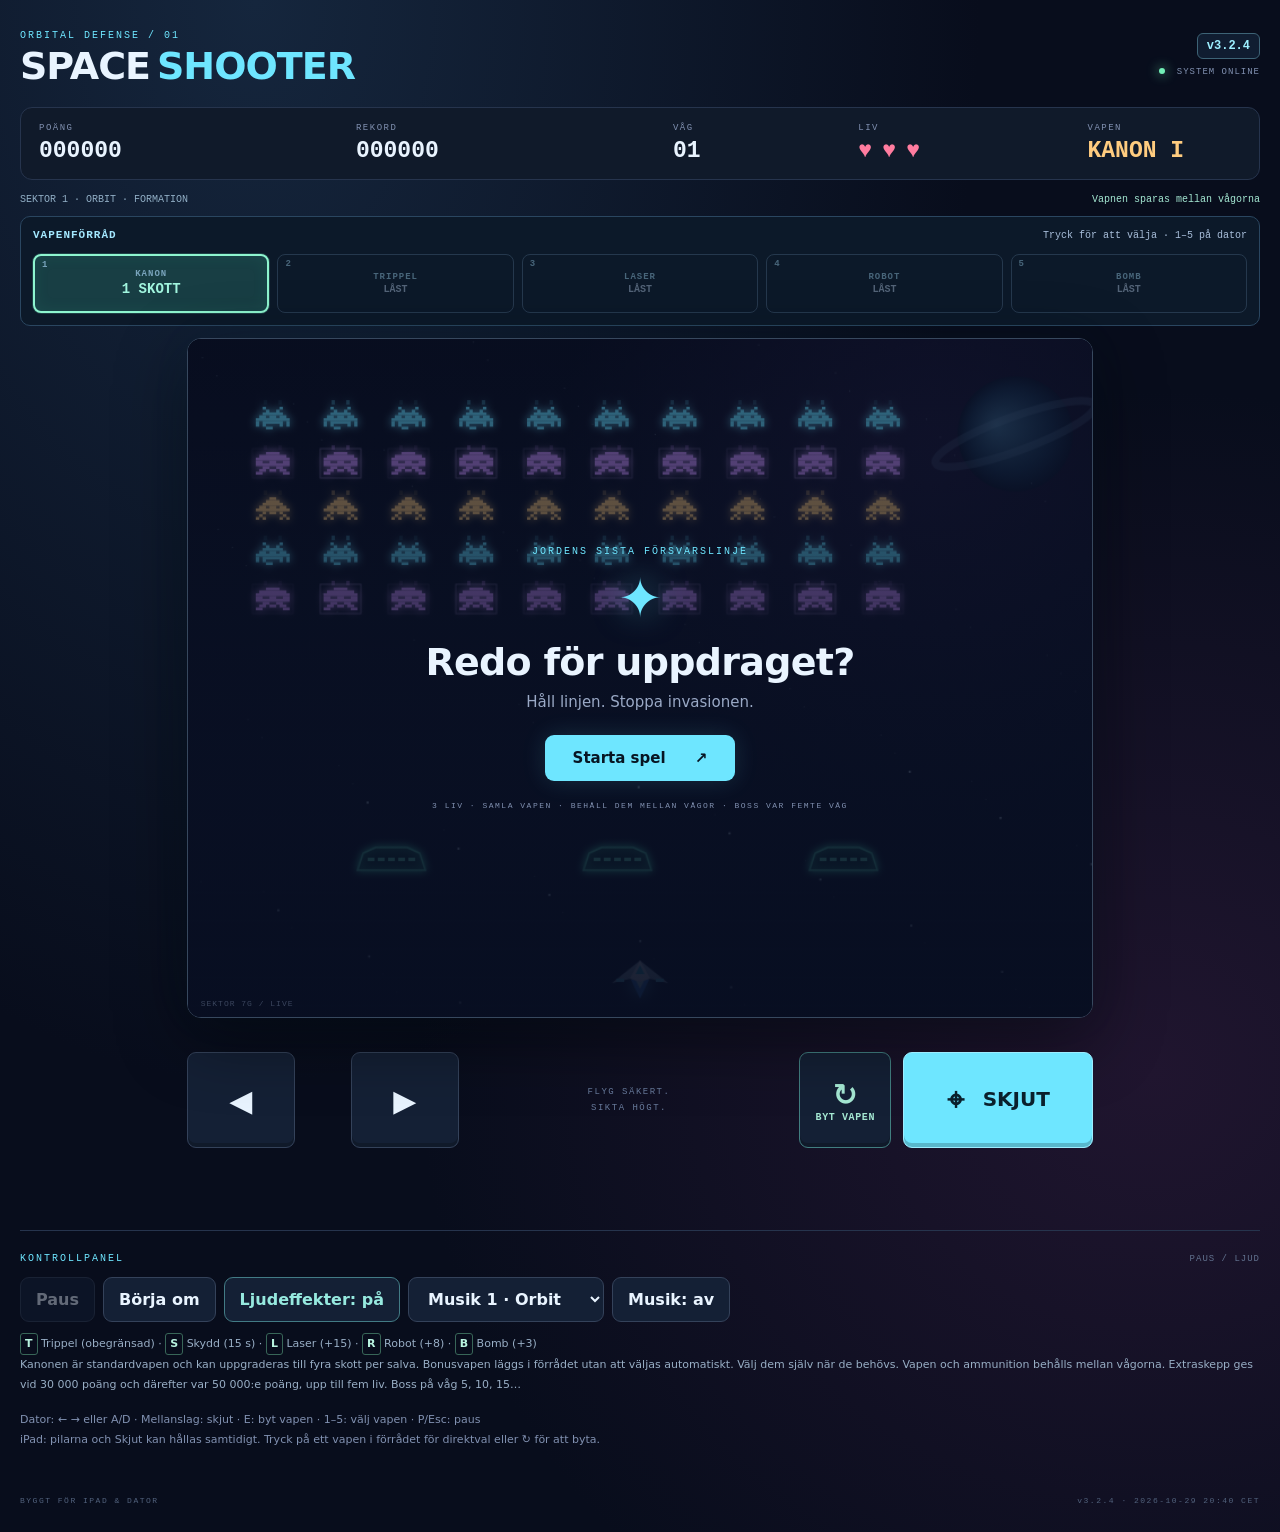
<file: index.html>
<!DOCTYPE html>
<html lang="sv">
<head>
  <meta charset="UTF-8">
  <meta name="viewport" content="width=device-width, initial-scale=1, viewport-fit=cover">
  <meta name="theme-color" content="#080d1c">
  <title>Space Shooter · Orbital Defense</title>
  <link rel="stylesheet" href="styles.css?v=3.2.4">
  <script src="audio.js?v=3.2.4" defer></script>
  <script src="rendering.js?v=3.2.4" defer></script>
  <script src="game.js?v=3.2.4" defer></script>
</head>
<body>
<main>
  <header class="masthead"><div><span class="eyebrow">ORBITAL DEFENSE / 01</span><h1>SPACE<span>SHOOTER</span></h1></div><div class="build-info"><span class="release-badge" data-release-version>v3.2.4</span><span class="system-status"><i></i> SYSTEM ONLINE</span></div></header>
  <section class="hud" aria-label="Spelstatus">
    <div><span>POÄNG</span><strong id="scoreValue">000000</strong></div>
    <div><span>REKORD</span><strong id="bestValue">000000</strong></div>
    <div><span>VÅG</span><strong id="waveValue">01</strong></div>
    <div><span>LIV</span><strong id="livesValue">♥ ♥ ♥</strong></div>
    <div><span>VAPEN</span><strong id="powerValue">I</strong></div>
  </section>
  <div class="mission-status"><span id="missionValue">SEKTOR 1 · ORBIT</span><span id="buffValue">Fånga bonusar för nya vapen</span></div>
  <section class="arsenal-status" aria-label="Vapenförråd">
    <div class="arsenal-heading"><strong>VAPENFÖRRÅD</strong><span>Tryck för att välja · 1–5 på dator</span></div>
    <div class="weapon-slots" role="group" aria-label="Välj tillgängligt vapen">
      <button type="button" class="weapon-slot is-active" data-weapon="cannon" aria-pressed="true"><span class="weapon-shortcut">1</span><span class="weapon-slot-name">KANON</span><strong class="weapon-slot-ammo">1 SKOTT</strong></button>
      <button type="button" class="weapon-slot" data-weapon="triple" aria-pressed="false" disabled><span class="weapon-shortcut">2</span><span class="weapon-slot-name">TRIPPEL</span><strong class="weapon-slot-ammo">LÅST</strong></button>
      <button type="button" class="weapon-slot" data-weapon="laser" aria-pressed="false" disabled><span class="weapon-shortcut">3</span><span class="weapon-slot-name">LASER</span><strong class="weapon-slot-ammo">LÅST</strong></button>
      <button type="button" class="weapon-slot" data-weapon="missile" aria-pressed="false" disabled><span class="weapon-shortcut">4</span><span class="weapon-slot-name">ROBOT</span><strong class="weapon-slot-ammo">LÅST</strong></button>
      <button type="button" class="weapon-slot" data-weapon="bomb" aria-pressed="false" disabled><span class="weapon-shortcut">5</span><span class="weapon-slot-name">BOMB</span><strong class="weapon-slot-ammo">LÅST</strong></button>
    </div>
  </section>
  <div class="board">
    <canvas id="gameCanvas" width="800" height="600" aria-label="Spelyta för Space Shooter">Din webbläsare behöver stöd för canvas.</canvas>
    <div id="overlay" class="overlay">
      <span class="eyebrow">JORDENS SISTA FÖRSVARSLINJE</span>
      <div class="mission-icon" aria-hidden="true">✦</div>
      <h2 id="message" role="status">Redo för uppdraget?</h2>
      <p id="overlaySubtitle">Håll linjen. Stoppa invasionen.</p>
      <div id="results" class="results" hidden aria-label="Resultat">
        <div><span>POÄNG</span><strong id="resultScore">0</strong></div><div><span>REKORD</span><strong id="resultBest">0</strong></div>
        <div><span>NÅDD VÅG</span><strong id="resultWave">1</strong></div><div><span>BESEGRADE FIENDER</span><strong id="resultKills">0</strong></div>
        <div><span>BOSSAR</span><strong id="resultBosses">0</strong></div><div><span>FÅNGADE BONUSAR</span><strong id="resultBonuses">0</strong></div>
      </div>
      <button id="playButton" class="primary">Starta spel <span aria-hidden="true">↗</span></button>
      <span class="overlay-note">3 LIV · SAMLA VAPEN · BEHÅLL DEM MELLAN VÅGOR · BOSS VAR FEMTE VÅG</span>
    </div>
    <span class="board-corner" aria-hidden="true">SEKTOR 7G / LIVE</span>
  </div>
  <div class="controls" aria-label="Spelkontroller">
    <div class="movement"><button id="leftButton" aria-label="Flytta vänster">◀</button><button id="rightButton" aria-label="Flytta höger">▶</button></div>
    <span class="control-label">FLYG SÄKERT.<br>SIKTA HÖGT.</span>
    <div class="attack-controls"><button id="weaponButton" type="button" aria-label="Byt vapen">↻<small>BYT VAPEN</small></button><button id="fireButton"><span aria-hidden="true">⌖</span> Skjut</button></div>
  </div>
  <section class="settings" aria-label="Spelinställningar">
    <div class="settings-heading"><span class="eyebrow">KONTROLLPANEL</span><span>PAUS / LJUD</span></div>
    <div class="toolbar">
      <button id="pauseButton" disabled>Paus</button>
      <button id="restartButton">Börja om</button>
      <button id="soundButton" aria-pressed="true">Ljudeffekter: på</button>
      <select id="musicSelect" aria-label="Musikspår"><option value="1">Musik 1 · Orbit</option><option value="2">Musik 2 · Puls</option><option value="3">Musik 3 · Nova</option><option value="4">Musik 4 · Signal</option></select>
      <button id="musicButton" aria-pressed="false">Musik: av</button>
    </div>
    <p class="bonus-guide"><b>T</b> Trippel (obegränsad) · <b>S</b> Skydd (15 s) · <b>L</b> Laser (+15) · <b>R</b> Robot (+8) · <b>B</b> Bomb (+3)<br>Kanonen är standardvapen och kan uppgraderas till fyra skott per salva. Bonusvapen läggs i förrådet utan att väljas automatiskt. Välj dem själv när de behövs. Vapen och ammunition behålls mellan vågorna. Extraskepp ges vid 30 000 poäng och därefter var 50 000:e poäng, upp till fem liv. Boss på våg 5, 10, 15…</p>
    <p class="help">Dator: ← → eller A/D · Mellanslag: skjut · E: byt vapen · 1–5: välj vapen · P/Esc: paus<br>iPad: pilarna och Skjut kan hållas samtidigt. Tryck på ett vapen i förrådet för direktval eller ↻ för att byta.</p>
    <p id="audioStatus" role="status"></p>
  </section>
  <footer>BYGGT FÖR IPAD & DATOR <span><span data-release-version>v3.2.4</span> · <time data-release-time datetime="2026-10-29T20:40:55+01:00">2026-10-29 20:40 CET</time></span></footer>
</main>
</body>
</html>
</file>
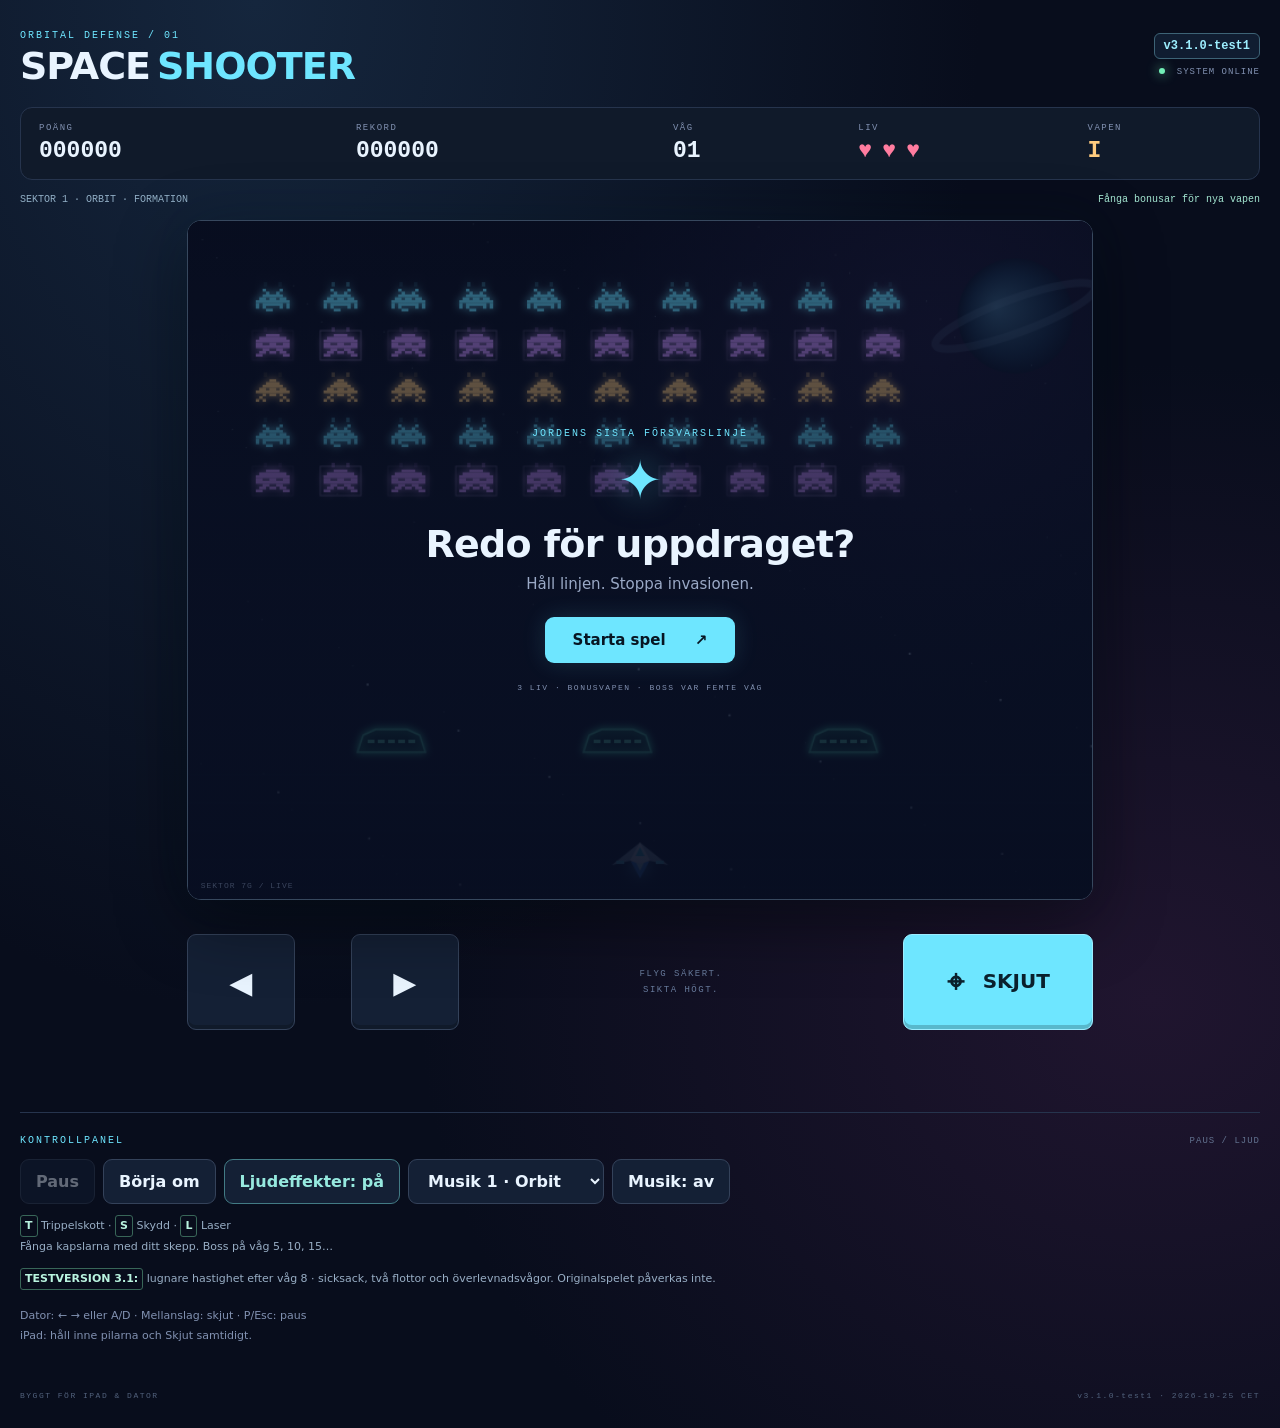
<file: playtest/index.html>
<!DOCTYPE html>
<html lang="sv">
<head>
  <meta charset="UTF-8">
  <meta name="viewport" content="width=device-width, initial-scale=1, viewport-fit=cover">
  <meta name="theme-color" content="#080d1c">
  <title>Space Shooter · Testversion 3.1</title>
  <link rel="stylesheet" href="../styles.css?v=3.0.3">
  <script src="../audio.js?v=3.0.3" defer></script>
  <script src="rendering.js?v=3.1.0-test1" defer></script>
  <script src="game.js?v=3.1.0-test1" defer></script>
</head>
<body>
<main>
  <header class="masthead"><div><span class="eyebrow">ORBITAL DEFENSE / 01</span><h1>SPACE<span>SHOOTER</span></h1></div><div class="build-info"><span class="release-badge" data-release-version>v3.1.0-test1</span><span class="system-status"><i></i> SYSTEM ONLINE</span></div></header>
  <section class="hud" aria-label="Spelstatus">
    <div><span>POÄNG</span><strong id="scoreValue">000000</strong></div>
    <div><span>REKORD</span><strong id="bestValue">000000</strong></div>
    <div><span>VÅG</span><strong id="waveValue">01</strong></div>
    <div><span>LIV</span><strong id="livesValue">♥ ♥ ♥</strong></div>
    <div><span>VAPEN</span><strong id="powerValue">I</strong></div>
  </section>
  <div class="mission-status"><span id="missionValue">SEKTOR 1 · ORBIT</span><span id="buffValue">Fånga bonusar för nya vapen</span></div>
  <div class="board">
    <canvas id="gameCanvas" width="800" height="600" aria-label="Spelyta för Space Shooter">Din webbläsare behöver stöd för canvas.</canvas>
    <div id="overlay" class="overlay">
      <span class="eyebrow">JORDENS SISTA FÖRSVARSLINJE</span>
      <div class="mission-icon" aria-hidden="true">✦</div>
      <h2 id="message" role="status">Redo för uppdraget?</h2>
      <p id="overlaySubtitle">Håll linjen. Stoppa invasionen.</p>
      <div id="results" class="results" hidden aria-label="Resultat">
        <div><span>POÄNG</span><strong id="resultScore">0</strong></div><div><span>REKORD</span><strong id="resultBest">0</strong></div>
        <div><span>NÅDD VÅG</span><strong id="resultWave">1</strong></div><div><span>BESEGRADE FIENDER</span><strong id="resultKills">0</strong></div>
        <div><span>BOSSAR</span><strong id="resultBosses">0</strong></div><div><span>FÅNGADE BONUSAR</span><strong id="resultBonuses">0</strong></div>
      </div>
      <button id="playButton" class="primary">Starta spel <span aria-hidden="true">↗</span></button>
      <span class="overlay-note">3 LIV · BONUSVAPEN · BOSS VAR FEMTE VÅG</span>
    </div>
    <span class="board-corner" aria-hidden="true">SEKTOR 7G / LIVE</span>
  </div>
  <div class="controls" aria-label="Spelkontroller">
    <div class="movement"><button id="leftButton" aria-label="Flytta vänster">◀</button><button id="rightButton" aria-label="Flytta höger">▶</button></div>
    <span class="control-label">FLYG SÄKERT.<br>SIKTA HÖGT.</span>
    <button id="fireButton"><span aria-hidden="true">⌖</span> Skjut</button>
  </div>
  <section class="settings" aria-label="Spelinställningar">
    <div class="settings-heading"><span class="eyebrow">KONTROLLPANEL</span><span>PAUS / LJUD</span></div>
    <div class="toolbar">
      <button id="pauseButton" disabled>Paus</button>
      <button id="restartButton">Börja om</button>
      <button id="soundButton" aria-pressed="true">Ljudeffekter: på</button>
      <select id="musicSelect" aria-label="Musikspår"><option value="1">Musik 1 · Orbit</option><option value="2">Musik 2 · Puls</option><option value="3">Musik 3 · Nova</option><option value="4">Musik 4 · Signal</option></select>
      <button id="musicButton" aria-pressed="false">Musik: av</button>
    </div>
    <p class="bonus-guide"><b>T</b> Trippelskott · <b>S</b> Skydd · <b>L</b> Laser<br>Fånga kapslarna med ditt skepp. Boss på våg 5, 10, 15…</p>
    <p class="bonus-guide"><b>TESTVERSION 3.1:</b> lugnare hastighet efter våg 8 · sicksack, två flottor och överlevnadsvågor. Originalspelet påverkas inte.</p>
    <p class="help">Dator: ← → eller A/D · Mellanslag: skjut · P/Esc: paus<br>iPad: håll inne pilarna och Skjut samtidigt.</p>
    <p id="audioStatus" role="status"></p>
  </section>
  <footer>BYGGT FÖR IPAD & DATOR <span><span data-release-version>v3.1.0-test1</span> · <time data-release-time datetime="2026-10-25T15:57:00+01:00">2026-10-25 CET</time></span></footer>
</main>
</body>
</html>
</file>
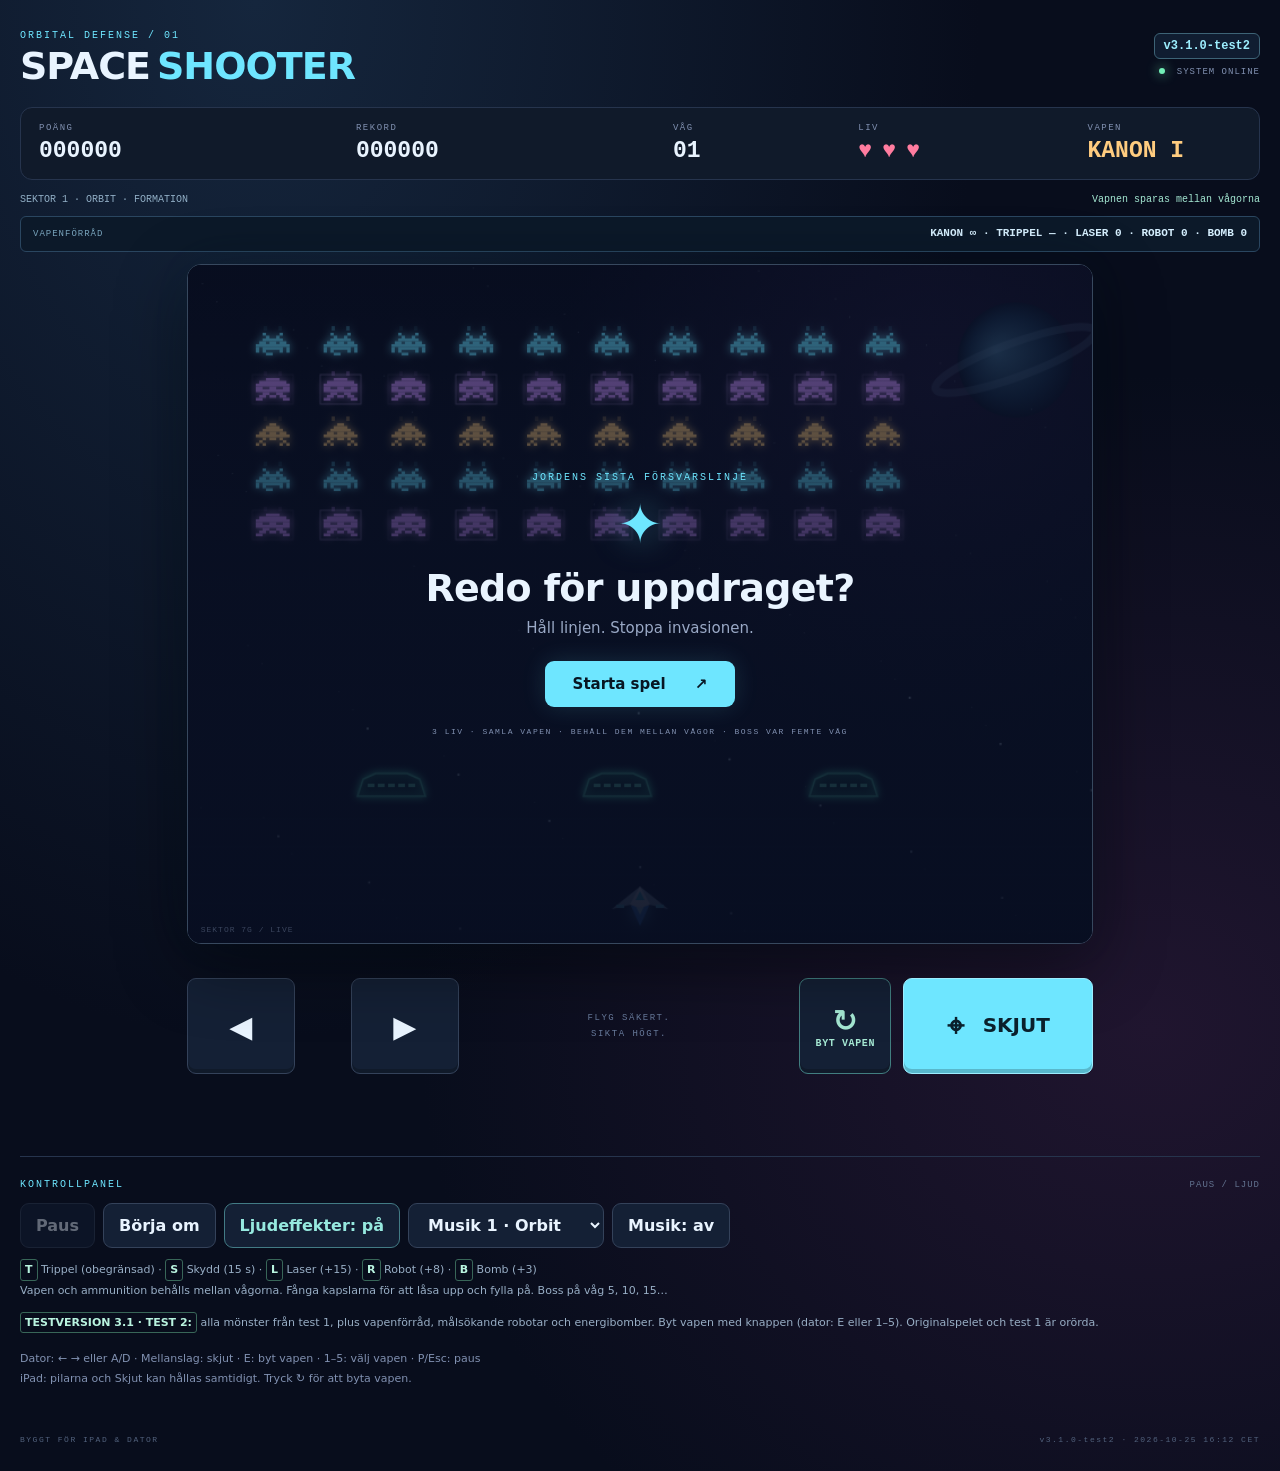
<file: playtest2/index.html>
<!DOCTYPE html>
<html lang="sv">
<head>
  <meta charset="UTF-8">
  <meta name="viewport" content="width=device-width, initial-scale=1, viewport-fit=cover">
  <meta name="theme-color" content="#080d1c">
  <title>Space Shooter · Testversion 3.1 · Vapenförråd</title>
  <link rel="stylesheet" href="../styles.css?v=3.0.3">
  <script src="../audio.js?v=3.0.3" defer></script>
  <script src="rendering.js?v=3.1.0-test2" defer></script>
  <script src="game.js?v=3.1.0-test2" defer></script>
  <link rel="stylesheet" href="extra.css?v=3.1.0-test2">
</head>
<body>
<main>
  <header class="masthead"><div><span class="eyebrow">ORBITAL DEFENSE / 01</span><h1>SPACE<span>SHOOTER</span></h1></div><div class="build-info"><span class="release-badge" data-release-version>v3.1.0-test2</span><span class="system-status"><i></i> SYSTEM ONLINE</span></div></header>
  <section class="hud" aria-label="Spelstatus">
    <div><span>POÄNG</span><strong id="scoreValue">000000</strong></div>
    <div><span>REKORD</span><strong id="bestValue">000000</strong></div>
    <div><span>VÅG</span><strong id="waveValue">01</strong></div>
    <div><span>LIV</span><strong id="livesValue">♥ ♥ ♥</strong></div>
    <div><span>VAPEN</span><strong id="powerValue">I</strong></div>
  </section>
  <div class="mission-status"><span id="missionValue">SEKTOR 1 · ORBIT</span><span id="buffValue">Fånga bonusar för nya vapen</span></div>
  <div class="arsenal-status"><span>VAPENFÖRRÅD</span><strong id="arsenalValue">KANON ∞ · TRIPPEL — · LASER 0 · ROBOT 0 · BOMB 0</strong></div>
  <div class="board">
    <canvas id="gameCanvas" width="800" height="600" aria-label="Spelyta för Space Shooter">Din webbläsare behöver stöd för canvas.</canvas>
    <div id="overlay" class="overlay">
      <span class="eyebrow">JORDENS SISTA FÖRSVARSLINJE</span>
      <div class="mission-icon" aria-hidden="true">✦</div>
      <h2 id="message" role="status">Redo för uppdraget?</h2>
      <p id="overlaySubtitle">Håll linjen. Stoppa invasionen.</p>
      <div id="results" class="results" hidden aria-label="Resultat">
        <div><span>POÄNG</span><strong id="resultScore">0</strong></div><div><span>REKORD</span><strong id="resultBest">0</strong></div>
        <div><span>NÅDD VÅG</span><strong id="resultWave">1</strong></div><div><span>BESEGRADE FIENDER</span><strong id="resultKills">0</strong></div>
        <div><span>BOSSAR</span><strong id="resultBosses">0</strong></div><div><span>FÅNGADE BONUSAR</span><strong id="resultBonuses">0</strong></div>
      </div>
      <button id="playButton" class="primary">Starta spel <span aria-hidden="true">↗</span></button>
      <span class="overlay-note">3 LIV · SAMLA VAPEN · BEHÅLL DEM MELLAN VÅGOR · BOSS VAR FEMTE VÅG</span>
    </div>
    <span class="board-corner" aria-hidden="true">SEKTOR 7G / LIVE</span>
  </div>
  <div class="controls" aria-label="Spelkontroller">
    <div class="movement"><button id="leftButton" aria-label="Flytta vänster">◀</button><button id="rightButton" aria-label="Flytta höger">▶</button></div>
    <span class="control-label">FLYG SÄKERT.<br>SIKTA HÖGT.</span>
    <div class="attack-controls"><button id="weaponButton" type="button" aria-label="Byt vapen">↻<small>BYT VAPEN</small></button><button id="fireButton"><span aria-hidden="true">⌖</span> Skjut</button></div>
  </div>
  <section class="settings" aria-label="Spelinställningar">
    <div class="settings-heading"><span class="eyebrow">KONTROLLPANEL</span><span>PAUS / LJUD</span></div>
    <div class="toolbar">
      <button id="pauseButton" disabled>Paus</button>
      <button id="restartButton">Börja om</button>
      <button id="soundButton" aria-pressed="true">Ljudeffekter: på</button>
      <select id="musicSelect" aria-label="Musikspår"><option value="1">Musik 1 · Orbit</option><option value="2">Musik 2 · Puls</option><option value="3">Musik 3 · Nova</option><option value="4">Musik 4 · Signal</option></select>
      <button id="musicButton" aria-pressed="false">Musik: av</button>
    </div>
    <p class="bonus-guide"><b>T</b> Trippel (obegränsad) · <b>S</b> Skydd (15 s) · <b>L</b> Laser (+15) · <b>R</b> Robot (+8) · <b>B</b> Bomb (+3)<br>Vapen och ammunition behålls mellan vågorna. Fånga kapslarna för att låsa upp och fylla på. Boss på våg 5, 10, 15…</p>
    <p class="bonus-guide"><b>TESTVERSION 3.1 · TEST 2:</b> alla mönster från test 1, plus vapenförråd, målsökande robotar och energibomber. Byt vapen med knappen (dator: E eller 1–5). Originalspelet och test 1 är orörda.</p>
    <p class="help">Dator: ← → eller A/D · Mellanslag: skjut · E: byt vapen · 1–5: välj vapen · P/Esc: paus<br>iPad: pilarna och Skjut kan hållas samtidigt. Tryck ↻ för att byta vapen.</p>
    <p id="audioStatus" role="status"></p>
  </section>
  <footer>BYGGT FÖR IPAD & DATOR <span><span data-release-version>v3.1.0-test2</span> · <time data-release-time datetime="2026-10-25T16:12:00+01:00">2026-10-25 16:12 CET</time></span></footer>
</main>
</body>
</html>
</file>
<file: styles.css>
:root { color-scheme: dark; --bg:#080d1c; --text:#e9f4ff; --muted:#8191b1; --cyan:#6ee6ff; --line:#26344d; }
* { box-sizing:border-box; }
/* Disable accidental double-tap zoom even when taps miss the game buttons. */
html { touch-action:manipulation; }
main { touch-action:manipulation; }
.board, .controls { touch-action:none; }
select { font-size:16px; }
body { margin:0; padding:24px max(16px, env(safe-area-inset-right)) max(16px, env(safe-area-inset-bottom)); background:radial-gradient(ellipse at 20% 0%,#15263d 0,transparent 50%),radial-gradient(ellipse at 90% 70%,#20152f 0,transparent 45%),var(--bg); color:var(--text); font:15px system-ui,-apple-system,sans-serif; }
main { max-width:860px; margin:auto; }
.masthead { display:flex; justify-content:space-between; align-items:center; gap:12px; margin-bottom:22px; }
.eyebrow { font:10px ui-monospace,monospace; letter-spacing:2px; color:var(--cyan); }
h1 { margin:5px 0 0; font-size:clamp(24px,4vw,38px); line-height:1; letter-spacing:-1px; font-weight:900; } h1 span { color:var(--cyan); margin-left:7px; }
.system-status { font:9px ui-monospace,monospace; letter-spacing:1px; color:var(--muted); white-space:nowrap; }
.system-status i { display:inline-block; width:6px; height:6px; background:#72efb7; border-radius:50%; margin-right:5px; box-shadow:0 0 12px #72efb7; }
.hud { display:grid; grid-template-columns:1.4fr 1.4fr .8fr 1fr .7fr; gap:10px; padding:15px 18px; margin-bottom:12px; background:#101a2a; border:1px solid var(--line); border-radius:12px; }
.hud span { display:block; font:9px ui-monospace,monospace; letter-spacing:1.5px; color:var(--muted); margin-bottom:5px; }
.hud strong { font:700 clamp(14px,2.7vw,23px) ui-monospace,monospace; } #livesValue { color:#ff7c9f; white-space:nowrap; letter-spacing:-.08em; } #powerValue { color:#ffcc7f; }
.board { position:relative; width:100%; max-width:800px; margin:auto; border:1px solid #37485e; border-radius:14px; overflow:hidden; box-shadow:0 20px 70px #0007,0 0 50px #43b9ff09; }
canvas { display:block; width:100%; height:auto; background:#060b19; }
.board-corner { position:absolute; bottom:9px; left:13px; font:8px ui-monospace,monospace; letter-spacing:1px; color:#8191b16b; pointer-events:none; }
.overlay { position:absolute; inset:0; display:flex; flex-direction:column; align-items:center; justify-content:center; padding:16px; background:linear-gradient(#090f2490,#070d20ed); text-align:center; }
.overlay[hidden] { display:none; }
.mission-icon { font-size:54px; color:var(--cyan); line-height:1.1; margin:12px 0; text-shadow:0 0 35px #6ee6ff88; }
h2 { margin:0; font-size:clamp(22px,4vw,38px); font-weight:850; letter-spacing:-.7px; }
.overlay p { color:#9aa9c6; margin:9px 0 24px; }
.overlay-note { font:8px ui-monospace,monospace; letter-spacing:1.5px; color:var(--muted); margin-top:20px; }
button,select { border:1px solid #34425a; border-radius:9px; padding:11px 15px; min-height:44px; font:600 16px system-ui,sans-serif; background:#142035; color:var(--text); }
button { cursor:pointer; } button:hover { background:#20334d; } button:disabled { opacity:.4; cursor:default; } button:focus-visible,select:focus-visible { outline:3px solid var(--cyan); outline-offset:3px; }
.primary { min-width:190px; background:var(--cyan); color:#071522; border:0; padding:14px 22px; font-size:15px; box-shadow:0 0 24px #6ee6ff24; } .primary:hover { background:#a1efff; } .primary span { margin-left:24px; }
.controls { padding-block:18px; display:flex; justify-content:space-between; align-items:center; max-width:800px; margin:16px auto 0; gap:14px; }
.movement { display:flex; gap:clamp(32px, 5vw, 56px); }
.controls button { min-height:96px; min-width:108px; font-size:30px; touch-action:none; user-select:none; -webkit-user-select:none; -webkit-touch-callout:none; box-shadow:inset 0 -4px 0 #0003; }
.controls button.active { background:#315f7b; border-color:var(--cyan); transform:translateY(2px); }
.control-label { font:9px ui-monospace,monospace; line-height:1.8; letter-spacing:1.5px; color:#687b9c; text-align:center; }
#fireButton { min-width:190px; color:#0a202c; background:#6ee6ff; border-color:#9cedff; text-transform:uppercase; font-size:20px; } #fireButton.active { background:#b6f4ff; } #fireButton span { font-size:30px; vertical-align:middle; margin-right:12px; }
.settings { margin-top:64px; padding:22px 0 0; border-top:1px solid var(--line); }
.settings-heading { display:flex; justify-content:space-between; align-items:center; margin-bottom:13px; } .settings-heading>span:last-child { font:9px ui-monospace,monospace; color:#62728f; letter-spacing:1px; }
.toolbar { display:flex; flex-wrap:wrap; gap:8px; } .toolbar button[aria-pressed=true] { border-color:#427b85; color:#96e9df; }
.help { color:var(--muted); font-size:11px; line-height:1.8; margin:16px 0 0; }
#audioStatus { font-size:12px; color:#ffcb77; min-height:1em; }
footer { display:flex; justify-content:space-between; padding:8px 0; font:8px ui-monospace,monospace; letter-spacing:1.5px; color:#52627d; }
@media (min-width:650px) { .board { width:min(100%,calc((100svh - 300px) * 4 / 3)); min-width:400px; } }
@media (max-width:520px) { body { padding-top:16px; } .system-status { display:none; } .masthead { margin-bottom:16px; } .hud { gap:6px; padding:12px 9px; } .hud span { font-size:8px; letter-spacing:.6px; } .control-label { display:none; } .movement { gap:24px; } .controls { gap:10px; } .controls button { min-width:72px; min-height:88px; font-size:28px; } #fireButton { min-width:128px; font-size:18px; } .mission-icon { font-size:32px; margin:6px; } .overlay p { margin:6px 0 14px; font-size:12px; } .overlay-note { display:none; } .overlay .eyebrow { font-size:8px; letter-spacing:1px; } }
@media (max-height:540px) and (orientation:landscape) { body { padding:10px 16px; } .masthead { margin-bottom:9px; } h1 { font-size:22px; } .hud { max-width:460px; margin:0 auto 9px; padding:8px 12px; } .hud strong { font-size:15px; } .board { width:min(64vw,calc((100svh - 135px) * 4 / 3)); min-width:0; } .controls { position:fixed; top:30%; left:12px; right:12px; pointer-events:none; } .movement { flex-direction:column; gap:28px; } .controls button { pointer-events:auto; min-width:72px; min-height:72px; padding:8px; } .control-label { display:none; } #fireButton { min-width:128px; min-height:80px; } .settings { margin-top:64px; } .mission-icon,.overlay-note,.overlay>p { display:none; } .overlay .primary { margin-top:14px; } }
@media (prefers-reduced-motion:reduce) { .controls button.active { transform:none; } }



.mission-status { display:flex; justify-content:space-between; gap:12px; margin:0 0 12px; font:10px ui-monospace,monospace; line-height:1.6; color:#91aec5; }
#buffValue { color:#a5e8d3; text-align:right; }
.results { display:grid; grid-template-columns:1fr 1fr; gap:8px 28px; text-align:left; margin:8px 0 18px; padding:12px 20px; border:1px solid #375169; border-radius:10px; background:#071323b8; }
.results[hidden] { display:none; }
.results span { display:block; font:8px ui-monospace,monospace; letter-spacing:1px; color:#94a8c3; }
.results strong { display:block; font:700 22px ui-monospace,monospace; color:#8ceafa; }
.overlay[data-mode=over] .mission-icon,.overlay[data-mode=over] .overlay-note { display:none; }
.overlay[data-mode=over] #overlaySubtitle { margin:6px 0; }
.bonus-guide { color:#98aec5; font-size:11px; line-height:1.8; }.bonus-guide b { display:inline-block; color:#b9f4e0; padding:0 4px; border:1px solid #386658; border-radius:3px; }
@media (max-width:520px) { .mission-status { font-size:8px; }.overlay[data-mode=over]>.eyebrow,.overlay[data-mode=over] #overlaySubtitle { display:none; }.results { gap:5px 20px; padding:8px 16px; margin:8px 0; }.results strong { font-size:17px; }.results span { font-size:7px; }.overlay[data-mode=over] h2 { font-size:20px; } }
@media (max-height:540px) and (orientation:landscape) { .mission-status { max-width:460px; margin:0 auto 8px; font-size:8px; }.board { width:min(64vw,calc((100svh - 158px) * 4 / 3)); }.overlay[data-mode=over]>.eyebrow,.overlay[data-mode=over] #overlaySubtitle { display:none; }.results { grid-template-columns:repeat(3,1fr); gap:5px 12px; margin:5px 0; padding:7px 12px; }.results strong { font-size:15px; }.results span { font-size:6px; }.overlay[data-mode=over] h2 { font-size:18px; }.overlay[data-mode=over] .primary { min-height:36px; padding:8px 15px; margin-top:4px; } }

/* Keep release identification visible on small screens too. */
.build-info { display:flex; flex-direction:column; align-items:flex-end; gap:8px; }
.release-badge { padding:5px 9px; border:1px solid #3d6376; border-radius:6px; color:#9defff; background:#101d31; font:600 12px ui-monospace,monospace; white-space:nowrap; }
footer { gap:12px; flex-wrap:wrap; line-height:1.8; }
#fireButton { position:relative; }
/* Transparent hit area catches near misses without changing the visible button. */
#fireButton::before { content:""; position:absolute; inset:-14px; border-radius:14px; }


@media (max-width:700px) { .control-label { display:none; } }
@media (max-width:360px) and (orientation:portrait) {
  .controls { flex-wrap:wrap; gap:16px; }
  .movement { width:100%; justify-content:space-between; }
  .movement button { flex:1; }
  #fireButton { width:100%; }
}


/* Space Shooter 3.2.0: permanent inventory controls. */
/* Permanent weapon-inventory layout. */
.arsenal-status { display:flex; gap:12px; flex-wrap:wrap; align-items:baseline; justify-content:space-between; padding:8px 12px; margin:-4px 0 12px; border:1px solid #2a4660; border-radius:6px; background:#0c1929; color:#d6f0ff; font:11px ui-monospace,monospace; line-height:1.6; }
.arsenal-status span { color:#79a4bc; font-size:9px; letter-spacing:1px; }
.arsenal-status strong { font-weight:600; }
.attack-controls { display:flex; gap:12px; align-items:center; }
#weaponButton { min-width:92px; font-size:30px; color:#a5e8d3; border-color:#417e80; }
#weaponButton small { display:block; font:700 10px ui-monospace,monospace; letter-spacing:.6px; }
@media(max-width:700px) { .controls { flex-wrap:wrap; } .attack-controls { margin-left:auto; } #weaponButton { min-width:76px; min-height:80px; } }
@media(max-width:520px) { .arsenal-status { font-size:9px; } .controls { gap:10px; } .movement { gap:12px; } .controls button { min-width:64px; } #fireButton { min-width:118px; } .attack-controls { gap:8px; } }
@media(max-height:540px) and (orientation:landscape) { .controls { flex-wrap:nowrap; } .attack-controls { flex-direction:column; gap:16px; } #weaponButton { min-height:58px; } .arsenal-status { max-width:460px; margin:0 auto 8px; font-size:8px; } }

/* Larger PC board, without changing internal 800 × 600 game coordinates.
   Restrict to mouse/trackpad desktops; keep touch/iPad presentation intact. */
@media (min-width:1000px) and (min-height:650px) and (hover:hover) and (pointer:fine) {
  main { max-width:1240px; }
  .board { max-width:1200px; min-width:0; width:min(100%, calc((100svh - 220px) * 4 / 3)); }
  .controls { max-width:1200px; width:min(100%, calc((100svh - 220px) * 4 / 3)); }
}

/* 3.2.1: clear, selectable inventory on desktop and iPad. */
.arsenal-status { display:block; padding:10px 12px 12px; border-radius:10px; }
.arsenal-heading { display:flex; align-items:baseline; justify-content:space-between; flex-wrap:wrap; gap:4px 12px; margin-bottom:9px; }
.arsenal-heading strong { color:#a4e8ff; font-size:11px; letter-spacing:1px; }
.arsenal-heading span { font-size:10px; color:#a9bfdb; letter-spacing:0; }
.weapon-slots { display:grid; grid-template-columns:repeat(5,minmax(0,1fr)); gap:8px; }
.weapon-slot { position:relative; display:flex; flex-direction:column; gap:2px; align-items:center; justify-content:center; min-width:0; min-height:59px; padding:7px 4px; border:1px solid #3b536b; border-radius:8px; background:#15293b; color:#e0effc; touch-action:manipulation; }
.weapon-slot:hover:not(:disabled) { background:#23405a; }
.weapon-slot:disabled { opacity:.55; cursor:default; background:#0d1a2a; }
.weapon-slot.is-active { background:#183e44; color:#b3ffe3; border:2px solid #8ef5cf; box-shadow:0 0 0 1px #64ddb433, inset 0 0 16px #36d3a014; }
.weapon-shortcut { position:absolute; top:4px; left:7px; font:700 9px ui-monospace,monospace; color:#86adc4; }
.weapon-slot-name { font:800 clamp(10px,1.45vw,13px) ui-monospace,monospace; letter-spacing:.5px; }
.weapon-slot-ammo { color:#ffe0a6; font:800 14px ui-monospace,monospace; }
.weapon-slot:disabled .weapon-slot-ammo { color:#8da0b8; font-size:10px; }
.weapon-slot.is-active .weapon-slot-ammo { color:#a1f5de; }
@media(max-width:520px) {
 .weapon-slots { gap:4px; }
 .arsenal-status { padding:8px 6px; }
 .arsenal-heading span { font-size:8px; }
 .weapon-slot { min-height:53px; padding:8px 1px 5px; }
 .weapon-shortcut { font-size:8px; left:4px; }
 .weapon-slot-name { font-size:9px; letter-spacing:0; }
 .weapon-slot-ammo { font-size:12px; }
 .weapon-slot:disabled .weapon-slot-ammo { font-size:9px; }
}
@media(max-height:540px) and (orientation:landscape) {
 .arsenal-status { padding:5px; }
 .arsenal-heading { margin-bottom:4px; }
 .weapon-slots { gap:4px; }
 .weapon-slot { min-height:40px; padding:4px; }
 .weapon-shortcut { display:none; }
 .weapon-slot-name { font-size:9px; }
 .weapon-slot-ammo { font-size:11px; }
}
</file>
<file: playtest2/extra.css>
/* Isolated layout for the weapon-inventory test; production CSS stays unchanged. */
.arsenal-status { display:flex; gap:12px; flex-wrap:wrap; align-items:baseline; justify-content:space-between; padding:8px 12px; margin:-4px 0 12px; border:1px solid #2a4660; border-radius:6px; background:#0c1929; color:#d6f0ff; font:11px ui-monospace,monospace; line-height:1.6; }
.arsenal-status span { color:#79a4bc; font-size:9px; letter-spacing:1px; }
.arsenal-status strong { font-weight:600; }
.attack-controls { display:flex; gap:12px; align-items:center; }
#weaponButton { min-width:92px; font-size:30px; color:#a5e8d3; border-color:#417e80; }
#weaponButton small { display:block; font:700 10px ui-monospace,monospace; letter-spacing:.6px; }
@media(max-width:700px) { .controls { flex-wrap:wrap; } .attack-controls { margin-left:auto; } #weaponButton { min-width:76px; min-height:80px; } }
@media(max-width:520px) { .arsenal-status { font-size:9px; } .controls { gap:10px; } .movement { gap:12px; } .controls button { min-width:64px; } #fireButton { min-width:118px; } .attack-controls { gap:8px; } }
@media(max-height:540px) and (orientation:landscape) { .controls { flex-wrap:nowrap; } .attack-controls { flex-direction:column; gap:16px; } #weaponButton { min-height:58px; } .arsenal-status { max-width:460px; margin:0 auto 8px; font-size:8px; } }
</file>
